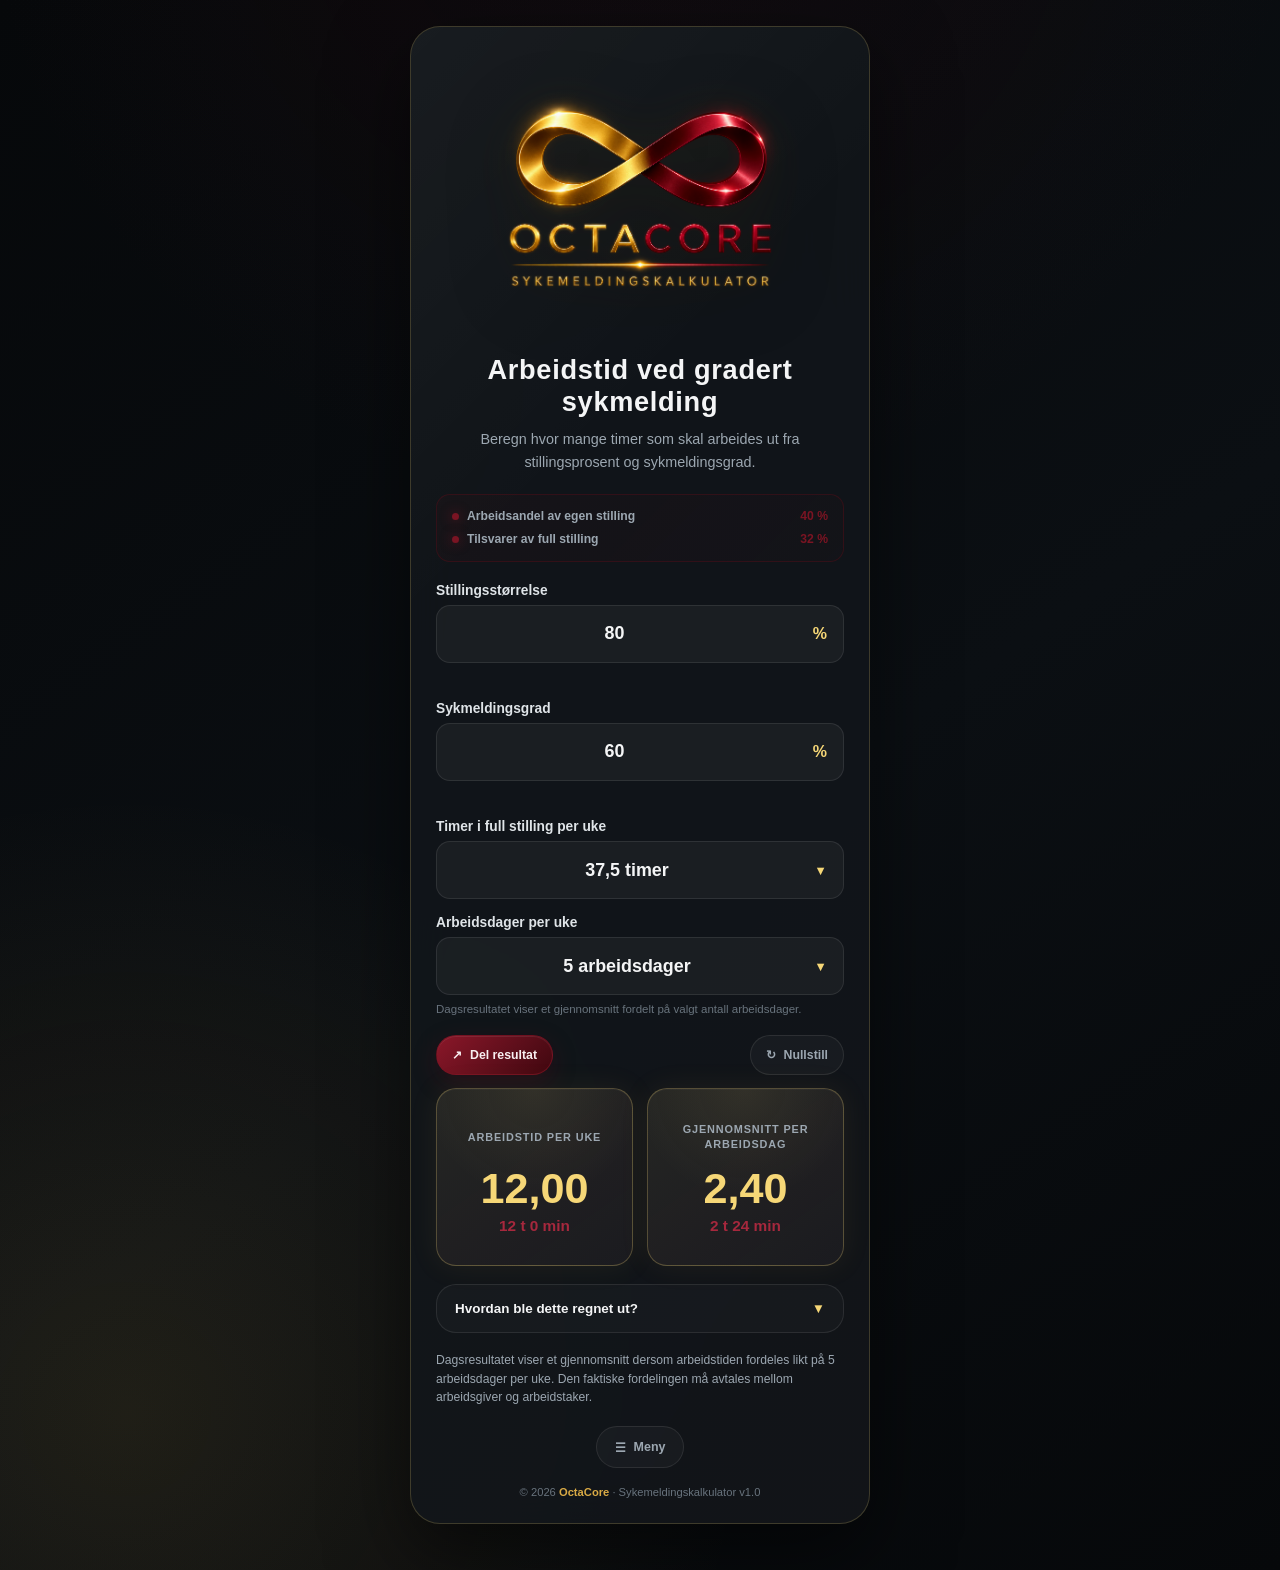
<file: index.html>
<!DOCTYPE html>
<html lang="no">
<head>
    <meta charset="UTF-8">

    <meta
        name="viewport"
        content="width=device-width, initial-scale=1.0"
    >

    <meta
        name="description"
        content="Beregn arbeidstid ved gradert sykmelding basert på stillingsprosent, sykmeldingsgrad, ukentlig arbeidstid og antall arbeidsdager."
    >

    <meta name="theme-color" content="#0a0d10">

    <meta
        name="apple-mobile-web-app-capable"
        content="yes"
    >

    <meta
        name="apple-mobile-web-app-status-bar-style"
        content="black-translucent"
    >

    <meta
        name="apple-mobile-web-app-title"
        content="Sykekalkulator"
    >

    <title>OctaCore Sykemeldingskalkulator</title>

    <link rel="manifest" href="manifest.json">

    <link
        rel="icon"
        type="image/png"
        sizes="16x16"
        href="assets/favicon-red-16.png?v=1"
    >

    <link
        rel="icon"
        type="image/png"
        sizes="32x32"
        href="assets/favicon-red-32.png?v=1"
    >

    <link
        rel="icon"
        type="image/png"
        sizes="48x48"
        href="assets/favicon-red-48.png?v=1"
    >

    <link
        rel="shortcut icon"
        href="assets/favicon-red.ico?v=1"
    >

    <link
        rel="apple-touch-icon"
        sizes="180x180"
        href="assets/apple-touch-icon-red.png?v=1"
    >
    <link rel="stylesheet" href="css/styles.css">
</head>

<body>
    <main class="app-shell">

        <section
            id="updateBanner"
            class="update-banner"
            aria-live="polite"
        >
            <div class="update-message">
                <div class="update-title">
                    En ny versjon er tilgjengelig
                </div>

                <div class="update-description">
                    Oppdater appen for å få de nyeste forbedringene.
                </div>
            </div>

            <button
                id="updateButton"
                class="update-button"
                type="button"
            >
                Oppdater nå
            </button>
        </section>

        <header class="app-header">
            <img
                class="product-logo"
                src="assets/OctaCore_Sykemeldingskalkulator_Logo_Absence_Red_Final.png"
                alt="OctaCore Sykemeldingskalkulator"
            >
        </header>

        <section class="intro">
            <h1>
                Arbeidstid ved gradert sykmelding
            </h1>

            <p>
                Beregn hvor mange timer som skal arbeides
                ut fra stillingsprosent og sykmeldingsgrad.
            </p>
        </section>

        <section
            class="percentage-summary"
            aria-label="Arbeidsandeler"
            aria-live="polite"
        >
            <div class="percentage-row">
                <span class="percentage-label">
                    <span class="percentage-dot"></span>
                    Arbeidsandel av egen stilling
                </span>

                <strong
                    id="ownPositionPercentage"
                    class="percentage-value"
                >
                    40 %
                </strong>
            </div>

            <div class="percentage-row">
                <span class="percentage-label">
                    <span class="percentage-dot"></span>
                    Tilsvarer av full stilling
                </span>

                <strong
                    id="fullPositionPercentage"
                    class="percentage-value"
                >
                    32 %
                </strong>
            </div>
        </section>

        <section
            class="form-grid"
            aria-label="Grunnlag for beregningen"
        >
            <div class="field-group">
                <label for="positionPercentage">
                    Stillingsstørrelse
                </label>

                <div class="field-wrapper">
                    <input
                        id="positionPercentage"
                        type="number"
                        min="0"
                        max="100"
                        step="0.1"
                        value="80"
                        inputmode="decimal"
                        autocomplete="off"
                        aria-describedby="positionError"
                    >

                    <span class="field-suffix">
                        %
                    </span>
                </div>

                <div
                    id="positionError"
                    class="field-error"
                    aria-live="polite"
                ></div>
            </div>

            <div class="field-group">
                <label for="sickLeavePercentage">
                    Sykmeldingsgrad
                </label>

                <div class="field-wrapper">
                    <input
                        id="sickLeavePercentage"
                        type="number"
                        min="0"
                        max="100"
                        step="0.1"
                        value="60"
                        inputmode="decimal"
                        autocomplete="off"
                        aria-describedby="sickLeaveError"
                    >

                    <span class="field-suffix">
                        %
                    </span>
                </div>

                <div
                    id="sickLeaveError"
                    class="field-error"
                    aria-live="polite"
                ></div>
            </div>

            <div class="field-group">
                <label for="fullWeekHours">
                    Timer i full stilling per uke
                </label>

                <div class="field-wrapper">
                    <select id="fullWeekHours">
                        <option value="35.5">
                            35,5 timer
                        </option>

                        <option
                            value="37.5"
                            selected
                        >
                            37,5 timer
                        </option>

                        <option value="40">
                            40 timer
                        </option>
                    </select>

                    <span class="select-arrow">
                        ▼
                    </span>
                </div>
            </div>

            <div class="field-group">
                <label for="workDays">
                    Arbeidsdager per uke
                </label>

                <div class="field-wrapper">
                    <select id="workDays">
                        <option value="1">
                            1 arbeidsdag
                        </option>

                        <option value="2">
                            2 arbeidsdager
                        </option>

                        <option value="3">
                            3 arbeidsdager
                        </option>

                        <option value="4">
                            4 arbeidsdager
                        </option>

                        <option
                            value="5"
                            selected
                        >
                            5 arbeidsdager
                        </option>

                        <option value="6">
                            6 arbeidsdager
                        </option>

                        <option value="7">
                            7 arbeidsdager
                        </option>
                    </select>

                    <span class="select-arrow">
                        ▼
                    </span>
                </div>

                <div class="field-help">
                    Dagsresultatet viser et gjennomsnitt
                    fordelt på valgt antall arbeidsdager.
                </div>
            </div>
        </section>

        <div class="action-row">
            <button
                id="shareButton"
                class="action-button share-button"
                type="button"
            >
                <span aria-hidden="true">
                    ↗
                </span>

                Del resultat
            </button>

            <button
                id="resetButton"
                class="action-button reset-button"
                type="button"
            >
                <span aria-hidden="true">
                    ↻
                </span>

                Nullstill
            </button>
        </div>

        <div
            id="installArea"
            class="install-area"
        >
            <button
                id="installButton"
                class="install-button"
                type="button"
            >
                <span aria-hidden="true">
                    ↓
                </span>

                <span id="installButtonText">
                    Installer app
                </span>
            </button>
        </div>

        <section
            class="results-grid"
            aria-label="Beregnet arbeidstid"
        >
            <article class="result-card">
                <div class="result-label">
                    Arbeidstid per uke
                </div>

                <div
                    id="weeklyResult"
                    class="result-value"
                >
                    12,00
                </div>

                <div
                    id="weeklyTime"
                    class="result-time"
                >
                    12 t 0 min
                </div>
            </article>

            <article class="result-card">
                <div
                    id="dailyResultLabel"
                    class="result-label"
                >
                    Gjennomsnitt per arbeidsdag
                </div>

                <div
                    id="dailyResult"
                    class="result-value"
                >
                    2,40
                </div>

                <div
                    id="dailyTime"
                    class="result-time"
                >
                    2 t 24 min
                </div>
            </article>
        </section>

        <section
            id="calculationPanel"
            class="calculation-panel"
        >
            <button
                id="calculationToggle"
                class="calculation-toggle"
                type="button"
                aria-expanded="false"
                aria-controls="calculationContent"
            >
                <span>
                    Hvordan ble dette regnet ut?
                </span>

                <span
                    class="toggle-icon"
                    aria-hidden="true"
                >
                    ▼
                </span>
            </button>

            <div
                id="calculationContent"
                class="calculation-content"
            >
                <div class="calculation-inner">
                    <div class="formula-box">

                        <div class="formula-row">
                            <span>
                                Arbeidsandel av egen stilling
                            </span>

                            <strong id="formulaWorkShare">
                                100 % − 60 % = 40 %
                            </strong>
                        </div>

                        <div class="formula-row">
                            <span>
                                Andel av full stilling
                            </span>

                            <strong id="formulaFullShare">
                                80 % × 40 % = 32 %
                            </strong>
                        </div>

                        <div class="formula-row">
                            <span>
                                Arbeidstid per uke
                            </span>

                            <strong id="formulaWeek">
                                37,5 t × 32 % = 12,00 t
                            </strong>
                        </div>

                        <div class="formula-row">
                            <span>
                                Gjennomsnitt per arbeidsdag
                            </span>

                            <strong
                                id="formulaDay"
                                class="formula-result"
                            >
                                12,00 t ÷ 5 = 2,40 t
                            </strong>
                        </div>

                    </div>
                </div>
            </div>
        </section>

        <p
            id="disclaimer"
            class="disclaimer"
        >
            Dagsresultatet viser et gjennomsnitt dersom
            arbeidstiden fordeles likt på fem arbeidsdager.
            Den faktiske fordelingen må avtales mellom
            arbeidsgiver og arbeidstaker.
        </p>

        <div class="more-area">
            <button
                id="moreButton"
                class="more-button"
                type="button"
            >
                <span aria-hidden="true">
                    ☰
                </span>

                Meny
            </button>
        </div>

        <footer class="copyright">
            &copy;
            <span id="year"></span>

            <strong>
                OctaCore
            </strong>

            · Sykemeldingskalkulator v1.0
        </footer>

    </main>

    <div
        id="menuBackdrop"
        class="menu-backdrop"
        role="dialog"
        aria-modal="true"
        aria-labelledby="menuTitle"
        aria-hidden="true"
    >
        <section class="menu-sheet">
            <div
                class="menu-handle"
                aria-hidden="true"
            ></div>

            <header class="menu-header">
                <div>
                    <h2
                        id="menuTitle"
                        class="menu-title"
                    >
                        OctaCore
                    </h2>

                    <p class="menu-subtitle">
                        Sykemeldingskalkulator
                    </p>

                    <p class="menu-product-version">
                        Versjon 1.0.0
                    </p>
                </div>

                <button
                    id="closeMenuButton"
                    class="menu-close"
                    type="button"
                    aria-label="Lukk menyen"
                >
                    ×
                </button>
            </header>

            <div class="menu-list">
                <button
                    id="shareAppButton"
                    class="menu-item"
                    type="button"
                >
                    <span
                        class="menu-item-icon"
                        aria-hidden="true"
                    >
                        ↗
                    </span>

                    <span class="menu-item-copy">
                        <span class="menu-item-title">
                            Del appen
                        </span>

                        <span class="menu-item-description">
                            Tips en kollega eller venn.
                        </span>
                    </span>

                    <span
                        class="menu-item-arrow"
                        aria-hidden="true"
                    >
                        ›
                    </span>
                </button>

                <button
                    id="aboutAppButton"
                    class="menu-item"
                    type="button"
                >
                    <span
                        class="menu-item-icon"
                        aria-hidden="true"
                    >
                        i
                    </span>

                    <span class="menu-item-copy">
                        <span class="menu-item-title">
                            Om appen
                        </span>

                        <span class="menu-item-description">
                            Les om formål og beregning.
                        </span>
                    </span>

                    <span
                        class="menu-item-arrow"
                        aria-hidden="true"
                    >
                        ›
                    </span>
                </button>

                <button
                    id="privacyButton"
                    class="menu-item"
                    type="button"
                >
                    <span
                        class="menu-item-icon"
                        aria-hidden="true"
                    >
                        ◇
                    </span>

                    <span class="menu-item-copy">
                        <span class="menu-item-title">
                            Personvern
                        </span>

                        <span class="menu-item-description">
                            Slik behandles opplysninger.
                        </span>
                    </span>

                    <span
                        class="menu-item-arrow"
                        aria-hidden="true"
                    >
                        ›
                    </span>
                </button>

                <button
                    id="contactButton"
                    class="menu-item"
                    type="button"
                >
                    <span
                        class="menu-item-icon"
                        aria-hidden="true"
                    >
                        ✉
                    </span>

                    <span class="menu-item-copy">
                        <span class="menu-item-title">
                            Kontakt
                        </span>

                        <span class="menu-item-description">
                            Send tilbakemelding til OctaCore.
                        </span>
                    </span>

                    <span
                        class="menu-item-arrow"
                        aria-hidden="true"
                    >
                        ›
                    </span>
                </button>

                <button
                    id="updatesButton"
                    class="menu-item"
                    type="button"
                >
                    <span
                        class="menu-item-icon"
                        aria-hidden="true"
                    >
                        ★
                    </span>

                    <span class="menu-item-copy">
                        <span class="menu-item-title">
                            Hva er nytt
                        </span>

                        <span class="menu-item-description">
                            Se nyheter og forbedringer.
                        </span>
                    </span>

                    <span
                        class="menu-item-arrow"
                        aria-hidden="true"
                    >
                        ›
                    </span>
                </button>

                <button
                    id="languageButton"
                    class="menu-item"
                    type="button"
                >
                    <span
                        class="menu-item-icon"
                        aria-hidden="true"
                    >
                        🌍
                    </span>

                    <span class="menu-item-copy">
                        <span class="menu-item-title">
                            Språk
                        </span>

                        <span class="menu-item-description">
                            Flere språk kommer senere.
                        </span>
                    </span>

                    <span class="menu-item-badge">
                        Kommer snart
                    </span>
                </button>
            </div>

            <div class="menu-version">
                Versjon 1.0.0
            </div>
        </section>
    </div>

    <div
        id="aboutBackdrop"
        class="about-backdrop"
        role="dialog"
        aria-modal="true"
        aria-labelledby="aboutTitle"
        aria-hidden="true"
    >
        <article class="about-sheet">
            <div
                class="menu-handle"
                aria-hidden="true"
            ></div>

            <div class="about-topbar">
                <button
                    id="aboutBackButton"
                    class="about-back-button"
                    type="button"
                    aria-label="Tilbake til menyen"
                >
                    <span aria-hidden="true">
                        ‹
                    </span>

                    Meny
                </button>

                <button
                    id="closeAboutButton"
                    class="about-close-button"
                    type="button"
                    aria-label="Lukk Om appen"
                >
                    ×
                </button>
            </div>

            <header class="about-hero">
                <img
                    class="about-product-logo"
                    src="assets/OctaCore_Sykemeldingskalkulator_Logo_Absence_Red_Final.png"
                    alt="OctaCore Sykemeldingskalkulator"
                >

                <h2
                    id="aboutTitle"
                    class="visually-hidden"
                >
                    OctaCore Sykemeldingskalkulator
                </h2>

                <p class="about-version">
                    Versjon 1.0.0
                </p>

                <div
                    class="about-divider"
                    aria-hidden="true"
                ></div>
            </header>

            <div class="about-content">
                <section class="about-card">
                    <h3>
                        Om appen
                    </h3>

                    <p>
                        OctaCore Sykemeldingskalkulator er
                        utviklet for å gjøre beregning av
                        arbeidstid ved gradert sykmelding
                        raskere og enklere.
                    </p>

                    <ul class="about-feature-list">
                        <li>
                            <span class="about-feature-icon">
                                %
                            </span>

                            <span>
                                Beregning basert på
                                stillingsprosent og
                                sykmeldingsgrad.
                            </span>
                        </li>

                        <li>
                            <span class="about-feature-icon">
                                t
                            </span>

                            <span>
                                Arbeidstid per uke og
                                gjennomsnitt per arbeidsdag.
                            </span>
                        </li>

                        <li>
                            <span class="about-feature-icon">
                                =
                            </span>

                            <span>
                                Tydelig forklaring av hvordan
                                resultatet er beregnet.
                            </span>
                        </li>
                    </ul>
                </section>

                <section class="about-card">
                    <h3>
                        Viktig informasjon
                    </h3>

                    <p>
                        Kalkulatoren er et hjelpeverktøy.
                        Resultatet er en matematisk beregning
                        og erstatter ikke individuelle avtaler,
                        tariffavtaler eller gjeldende regler.
                    </p>

                    <p>
                        Den faktiske fordelingen av
                        arbeidstiden må avtales mellom
                        arbeidsgiver og arbeidstaker. Ved
                        spørsmål om sykmelding, rettigheter
                        eller konkrete arbeidsforhold bør du
                        kontakte arbeidsgiver, NAV eller lege.
                    </p>
                </section>

                <section class="about-card about-card-highlight">
                    <h3>
                        Om OctaCore
                    </h3>

                    <p>
                        OctaCore utvikler digitale produkter
                        som gjør komplekse oppgaver enklere
                        å forstå og gjennomføre.
                    </p>

                    <p>
                        Produktene utvikles med fokus på
                        kvalitet, tydelighet, brukervennlighet
                        og teknologi som skaper reell verdi.
                    </p>

                    <div class="about-founder">
                        <strong>
                            Et produkt fra OctaCore
                        </strong>
                    </div>
                </section>

                <p class="about-note">
                    Beregningene i appen utføres lokalt i
                    nettleseren.
                </p>
            </div>
        </article>
    </div>

    <div
        id="privacyBackdrop"
        class="privacy-backdrop"
        role="dialog"
        aria-modal="true"
        aria-labelledby="privacyTitle"
        aria-hidden="true"
    >
        <article class="privacy-sheet">
            <div
                class="menu-handle"
                aria-hidden="true"
            ></div>

            <div class="about-topbar">
                <button
                    id="privacyBackButton"
                    class="about-back-button"
                    type="button"
                    aria-label="Tilbake til menyen"
                >
                    <span aria-hidden="true">
                        ‹
                    </span>

                    Meny
                </button>

                <button
                    id="closePrivacyButton"
                    class="about-close-button"
                    type="button"
                    aria-label="Lukk personvern"
                >
                    ×
                </button>
            </div>

            <header class="privacy-hero">
                <div
                    class="privacy-icon"
                    aria-hidden="true"
                >
                    <svg
                        viewBox="0 0 24 24"
                        fill="none"
                        xmlns="http://www.w3.org/2000/svg"
                    >
                        <path
                            d="M12 3L19 6V11C19 15.6 16.2 19.4 12 21C7.8 19.4 5 15.6 5 11V6L12 3Z"
                        />
                        <path d="M9 12L11 14L15.5 9.5" />
                    </svg>
                </div>

                <h2
                    id="privacyTitle"
                    class="privacy-title"
                >
                    Personvern i korte trekk
                </h2>

                <p class="privacy-subtitle">
                    Appen er laget for å kunne brukes uten
                    konto, registrering eller innsending av
                    personopplysninger.
                </p>

                <div
                    class="about-divider"
                    aria-hidden="true"
                ></div>
            </header>

            <div class="privacy-list">
                <section class="privacy-item">
                    <span
                        class="privacy-item-icon"
                        aria-hidden="true"
                    >
                        ✓
                    </span>

                    <div>
                        <h3>
                            Ingen innlogging
                        </h3>

                        <p>
                            Du trenger ikke å opprette konto
                            eller registrere deg for å bruke
                            kalkulatoren.
                        </p>
                    </div>
                </section>

                <section class="privacy-item">
                    <span
                        class="privacy-item-icon"
                        aria-hidden="true"
                    >
                        ✓
                    </span>

                    <div>
                        <h3>
                            Ingen personopplysninger kreves
                        </h3>

                        <p>
                            Kalkulatoren ber ikke om navn,
                            fødselsnummer, e-postadresse eller
                            andre identifiserende opplysninger.
                        </p>
                    </div>
                </section>

                <section class="privacy-item">
                    <span
                        class="privacy-item-icon"
                        aria-hidden="true"
                    >
                        ✓
                    </span>

                    <div>
                        <h3>
                            Beregningene skjer lokalt
                        </h3>

                        <p>
                            Tallene behandles direkte i
                            nettleseren på enheten din. De
                            sendes ikke til OctaCore for å
                            utføre beregningen.
                        </p>
                    </div>
                </section>

                <section class="privacy-item">
                    <span
                        class="privacy-item-icon"
                        aria-hidden="true"
                    >
                        ✓
                    </span>

                    <div>
                        <h3>
                            Lokal lagring på enheten
                        </h3>

                        <p>
                            Verdier kan lagres lokalt i
                            nettleseren slik at appen husker
                            de siste valgene dine. Denne
                            informasjonen blir på enheten din
                            og kan fjernes ved å nullstille
                            appen eller slette nettleserdata.
                        </p>
                    </div>
                </section>

                <section class="privacy-item">
                    <span
                        class="privacy-item-icon"
                        aria-hidden="true"
                    >
                        ✓
                    </span>

                    <div>
                        <h3>
                            Ingen opplysninger sendes til OctaCore
                        </h3>

                        <p>
                            Denne versjonen av appen har ingen
                            innebygd innsending av
                            kalkulatorverdier eller
                            personopplysninger til OctaCore.
                        </p>
                    </div>
                </section>
            </div>

            <section class="privacy-warning">
                <h3>
                    Ved fremtidige endringer
                </h3>

                <p>
                    Dersom appen senere får analyseverktøy,
                    skylagring, innlogging, kontaktskjema,
                    betaling eller andre tjenester som
                    behandler data, blir personvernteksten
                    oppdatert før endringene tas i bruk.
                </p>
            </section>

            <p class="privacy-footer-note">
                Sist oppdatert: versjon 1.0.0
            </p>
        </article>
    </div>

    <div
        id="contactBackdrop"
        class="contact-backdrop"
        role="dialog"
        aria-modal="true"
        aria-labelledby="contactTitle"
        aria-hidden="true"
    >
        <article class="contact-sheet">
            <div
                class="menu-handle"
                aria-hidden="true"
            ></div>

            <div class="about-topbar">
                <button
                    id="contactBackButton"
                    class="about-back-button"
                    type="button"
                    aria-label="Tilbake til menyen"
                >
                    <span aria-hidden="true">
                        ‹
                    </span>

                    Meny
                </button>

                <button
                    id="closeContactButton"
                    class="about-close-button"
                    type="button"
                    aria-label="Lukk kontakt"
                >
                    ×
                </button>
            </div>

            <header class="contact-hero">
                <div
                    class="contact-icon"
                    aria-hidden="true"
                >
                    <svg
                        viewBox="0 0 24 24"
                        fill="none"
                        xmlns="http://www.w3.org/2000/svg"
                    >
                        <rect
                            x="3.5"
                            y="5.5"
                            width="17"
                            height="13"
                            rx="2.5"
                        />
                        <path d="M5 8L12 13L19 8" />
                    </svg>
                </div>

                <h2
                    id="contactTitle"
                    class="contact-title"
                >
                    Kontakt OctaCore
                </h2>

                <p class="contact-subtitle">
                    Har du spørsmål, forslag eller
                    tilbakemeldinger til
                    Sykemeldingskalkulatoren eller OctaCore?
                </p>

                <div
                    class="about-divider"
                    aria-hidden="true"
                ></div>
            </header>

            <div class="contact-content">
                <section class="contact-card">
                    <h3>
                        Nettside
                    </h3>

                    <p>
                        Les mer om OctaCore, produktene våre
                        og hvordan vi utvikler teknologi med
                        fokus på tydelighet, kvalitet og
                        reell verdi.
                    </p>

                    <a
                        class="contact-status contact-link"
                        href="https://octacore.no"
                        target="_blank"
                        rel="noopener noreferrer"
                    >
                        <span class="contact-status-label">
                            octacore.no
                        </span>

                        <span class="contact-status-badge">
                            Besøk nettsiden
                        </span>
                    </a>
                </section>

                <section class="contact-card">
                    <h3>
                        Kontakt
                    </h3>

                    <p>
                        Send oss gjerne spørsmål, forslag
                        eller tilbakemeldinger. Vi setter
                        pris på innspill som kan gjøre
                        produktene våre bedre.
                    </p>

                    <a
                        class="contact-status contact-link"
                        href="mailto:hello@octacore.no"
                    >
                        <span class="contact-status-label">
                            hello@octacore.no
                        </span>

                        <span class="contact-status-badge">
                            Send e-post
                        </span>
                    </a>
                </section>

                <section class="contact-card contact-idea">
                    <h3>
                        Har du en idé?
                    </h3>

                    <p>
                        OctaCore utvikler digitale produkter
                        som gjør komplekse oppgaver enklere
                        å forstå og gjennomføre. Gode forslag
                        kan bli en forbedring av et
                        eksisterende produkt eller
                        utgangspunktet for noe nytt.
                    </p>
                </section>

                <p class="contact-founder">
                    <strong>
                        Et produkt fra OctaCore
                    </strong>
                </p>
            </div>
        </article>
    </div>

    <div
        id="updatesBackdrop"
        class="updates-backdrop"
        role="dialog"
        aria-modal="true"
        aria-labelledby="updatesTitle"
        aria-hidden="true"
    >
        <article class="updates-sheet">
            <div
                class="menu-handle"
                aria-hidden="true"
            ></div>

            <div class="about-topbar">
                <button
                    id="updatesBackButton"
                    class="about-back-button"
                    type="button"
                    aria-label="Tilbake til menyen"
                >
                    <span aria-hidden="true">
                        ‹
                    </span>

                    Meny
                </button>

                <button
                    id="closeUpdatesButton"
                    class="about-close-button"
                    type="button"
                    aria-label="Lukk Hva er nytt"
                >
                    ×
                </button>
            </div>

            <header class="updates-hero">
                <div
                    class="updates-icon"
                    aria-hidden="true"
                >
                    <svg
                        viewBox="0 0 24 24"
                        fill="none"
                        xmlns="http://www.w3.org/2000/svg"
                    >
                        <path
                            d="M12 3L13.4 7.6L18 9L13.4 10.4L12 15L10.6 10.4L6 9L10.6 7.6L12 3Z"
                        />
                        <path
                            d="M18.5 14L19.2 16.3L21.5 17L19.2 17.7L18.5 20L17.8 17.7L15.5 17L17.8 16.3L18.5 14Z"
                        />
                        <path
                            d="M5 13L5.6 14.9L7.5 15.5L5.6 16.1L5 18L4.4 16.1L2.5 15.5L4.4 14.9L5 13Z"
                        />
                    </svg>
                </div>

                <h2
                    id="updatesTitle"
                    class="updates-title"
                >
                    Hva er nytt
                </h2>

                <p class="updates-subtitle">
                    Her finner du nye funksjoner,
                    forbedringer og viktige endringer i
                    OctaCore Sykemeldingskalkulator.
                </p>

                <div
                    class="about-divider"
                    aria-hidden="true"
                ></div>
            </header>

            <div class="updates-content">
                <section class="updates-card release-card">
                    <div class="release-heading">
                        <div>
                            <div class="release-version">
                                Versjon 1.0.0
                            </div>

                            <div class="release-label">
                                Første lansering
                            </div>
                        </div>

                        <span class="release-badge">
                            Gjeldende
                        </span>
                    </div>

                    <ul class="release-list">
                        <li>
                            <span class="release-check">
                                ✓
                            </span>

                            <span>
                                Premium design med OctaCores
                                Absence Red-identitet.
                            </span>
                        </li>

                        <li>
                            <span class="release-check">
                                ✓
                            </span>

                            <span>
                                Beregning av arbeidstid ved
                                gradert sykmelding.
                            </span>
                        </li>

                        <li>
                            <span class="release-check">
                                ✓
                            </span>

                            <span>
                                Arbeidsandel av egen stilling
                                og tilsvarende andel av full
                                stilling.
                            </span>
                        </li>

                        <li>
                            <span class="release-check">
                                ✓
                            </span>

                            <span>
                                Installering som app med
                                PWA-støtte.
                            </span>
                        </li>

                        <li>
                            <span class="release-check">
                                ✓
                            </span>

                            <span>
                                Offline-støtte og varsling om
                                nye versjoner.
                            </span>
                        </li>

                        <li>
                            <span class="release-check">
                                ✓
                            </span>

                            <span>
                                Deling av resultat og deling
                                av selve appen.
                            </span>
                        </li>

                        <li>
                            <span class="release-check">
                                ✓
                            </span>

                            <span>
                                Premium meny med Om appen,
                                Personvern, Kontakt og Hva er
                                nytt.
                            </span>
                        </li>

                        <li>
                            <span class="release-check">
                                ✓
                            </span>

                            <span>
                                Direkte tilgang til
                                octacore.no og
                                hello@octacore.no.
                            </span>
                        </li>

                        <li>
                            <span class="release-check">
                                ✓
                            </span>

                            <span>
                                Lokal lagring av de siste
                                valgene på brukerens enhet.
                            </span>
                        </li>
                    </ul>
                </section>

                <p class="updates-note">
                    Nye versjoner og forbedringer blir lagt
                    til her etter hvert som appen utvikles.
                </p>
            </div>
        </article>
    </div>

    <div
        id="installModal"
        class="modal-backdrop"
        role="dialog"
        aria-modal="true"
        aria-labelledby="installModalTitle"
        aria-hidden="true"
    >
        <section class="install-modal">
            <header class="modal-header">
                <div>
                    <h2
                        id="installModalTitle"
                        class="modal-title"
                    >
                        Installer på iPhone eller iPad
                    </h2>

                    <p class="modal-subtitle">
                        Appen legges på Hjem-skjermen og åpnes
                        uten vanlig nettleserfelt.
                    </p>
                </div>

                <button
                    id="closeInstallModal"
                    class="modal-close"
                    type="button"
                    aria-label="Lukk installasjonsveiledningen"
                >
                    ×
                </button>
            </header>

            <ol class="install-steps">
                <li class="install-step">
                    <span class="step-number">
                        1
                    </span>

                    <span class="step-text">
                        Åpne denne siden i
                        <strong>Safari</strong>.
                    </span>
                </li>

                <li class="install-step">
                    <span class="step-number">
                        2
                    </span>

                    <span class="step-text">
                        Trykk på Del-knappen
                        <span class="share-symbol">□↑</span>
                        nederst eller øverst i Safari.
                    </span>
                </li>

                <li class="install-step">
                    <span class="step-number">
                        3
                    </span>

                    <span class="step-text">
                        Bla ned og velg
                        <strong>Legg til på Hjem-skjerm</strong>.
                    </span>
                </li>

                <li class="install-step">
                    <span class="step-number">
                        4
                    </span>

                    <span class="step-text">
                        Trykk
                        <strong>Legg til</strong>.
                    </span>
                </li>
            </ol>
        </section>
    </div>

    <div
        id="toast"
        class="toast"
        role="status"
        aria-live="polite"
    >
        Resultatet er kopiert
    </div>

    <script src="js/app.js"></script>
</body>
</html>
</file>
<file: css/styles.css>
:root {
    --background: #07090b;
    --surface: rgba(18, 22, 26, 0.94);
    --surface-light: rgba(255, 255, 255, 0.045);

    --gold: #d9aa45;
    --gold-light: #f6d777;

    --absence-red: #5b0e1a;
    --absence-red-light: #7a1423;
    --absence-red-depth: #40070f;
    --absence-red-shadow: #200305;

    --text: #f4f5f6;
    --text-muted: #9ca7b1;
    --text-dimmed: #68737d;

    --border: rgba(246, 215, 119, 0.20);
    --border-soft: rgba(255, 255, 255, 0.09);
    --border-red: rgba(91, 14, 26, 0.42);

    --danger: #ff7777;

    --radius-large: 30px;
    --radius-medium: 20px;
    --radius-small: 14px;

    --shadow:
        0 30px 80px rgba(0, 0, 0, 0.52);
}

* {
    box-sizing: border-box;
}

html {
    min-height: 100%;
    background: var(--background);
}

body {
    min-height: 100vh;
    margin: 0;
    padding: 22px;

    display: flex;
    justify-content: center;
    align-items: flex-start;

    color: var(--text);

    font-family:
        -apple-system,
        BlinkMacSystemFont,
        "Segoe UI",
        Roboto,
        Helvetica,
        Arial,
        sans-serif;

    background:
        radial-gradient(
            circle at 50% -10%,
            rgba(91, 14, 26, 0.12),
            transparent 36%
        ),
        radial-gradient(
            circle at 10% 90%,
            rgba(217, 170, 69, 0.10),
            transparent 34%
        ),
        linear-gradient(
            145deg,
            #06080a 0%,
            #0b0f13 55%,
            #06080a 100%
        );
}

body.modal-open {
    overflow: hidden;
}

button,
input,
select {
    font: inherit;
}

button {
    -webkit-tap-highlight-color: transparent;
}

.app-shell {
    width: 100%;
    max-width: 460px;
    margin: 4px auto 24px;
    padding: 25px;

    position: relative;
    overflow: hidden;

    border: 1px solid var(--border);
    border-radius: var(--radius-large);

    background: var(--surface);

    box-shadow: var(--shadow);

    backdrop-filter: blur(22px);
    -webkit-backdrop-filter: blur(22px);
}

.app-shell::before {
    content: "";

    position: absolute;
    inset: 0;

    pointer-events: none;

    background:
        linear-gradient(
            135deg,
            rgba(255, 255, 255, 0.035),
            transparent 31%
        ),
        linear-gradient(
            315deg,
            rgba(91, 14, 26, 0.025),
            transparent 40%
        );
}

.update-banner {
    margin-bottom: 20px;
    padding: 13px 14px;

    display: none;
    justify-content: space-between;
    align-items: center;
    gap: 12px;

    position: relative;
    z-index: 2;

    border: 1px solid var(--border-red);
    border-radius: 14px;

    background:
        linear-gradient(
            135deg,
            rgba(91, 14, 26, 0.14),
            rgba(91, 14, 26, 0.05)
        );

    box-shadow:
        0 10px 30px rgba(91, 14, 26, 0.09);
}

.update-banner.visible {
    display: flex;
}

.update-message {
    min-width: 0;
}

.update-title {
    margin-bottom: 3px;

    color: var(--text);

    font-size: 0.78rem;
    font-weight: 780;
}

.update-description {
    color: var(--text-muted);

    font-size: 0.69rem;
    line-height: 1.35;
}

.update-button {
    min-height: 34px;
    padding: 7px 11px;

    flex: 0 0 auto;

    border: 1px solid rgba(122, 20, 35, 0.55);
    border-radius: 999px;

    color: #06110f;

    background: var(--absence-red-light);

    font-size: 0.70rem;
    font-weight: 800;

    cursor: pointer;
}

.update-button:active {
    transform: scale(0.97);
}

.app-header {
    margin-bottom: 12px;

    position: relative;
    z-index: 1;

    text-align: center;
}




.intro {
    margin-top: 0;
    margin-bottom: 21px;

    position: relative;
    z-index: 1;

    text-align: center;
}

.intro h1 {
    max-width: 360px;
    margin: 0 auto 10px;

    font-size:
        clamp(
            1.28rem,
            5vw,
            1.7rem
        );

    font-weight: 760;
    line-height: 1.18;

    letter-spacing: 0.025em;
}

.intro p {
    max-width: 355px;
    margin: 0 auto;

    color: var(--text-muted);

    font-size: 0.9rem;
    line-height: 1.55;
}

.percentage-summary {
    margin-bottom: 21px;
    padding: 13px 15px;

    display: grid;
    gap: 7px;

    border: 1px solid var(--border-red);
    border-radius: 14px;

    background:
        linear-gradient(
            135deg,
            rgba(91, 14, 26, 0.09),
            rgba(91, 14, 26, 0.04)
        );

    position: relative;
    z-index: 1;
}

.percentage-row {
    display: flex;
    justify-content: space-between;
    align-items: center;
    gap: 14px;

    font-size: 0.76rem;
    line-height: 1.35;
}

.percentage-label {
    display: flex;
    align-items: center;
    gap: 8px;

    color: var(--text-muted);

    font-weight: 650;
}

.percentage-dot {
    width: 7px;
    height: 7px;

    flex: 0 0 auto;

    border-radius: 50%;

    background: var(--absence-red-light);

    box-shadow:
        0 0 12px rgba(122, 20, 35, 0.85);
}

.percentage-value {
    color: var(--absence-red-light);

    font-weight: 820;
    text-align: right;
}

.form-grid {
    display: grid;
    gap: 16px;

    margin-bottom: 18px;

    position: relative;
    z-index: 1;
}

.field-group label {
    display: block;

    margin-bottom: 7px;

    color: #dfe4e8;

    font-size: 0.86rem;
    font-weight: 670;
}

.field-wrapper {
    position: relative;
}

.field-wrapper input,
.field-wrapper select {
    width: 100%;
    min-height: 58px;

    border: 1px solid var(--border-soft);
    border-radius: var(--radius-small);

    outline: none;

    color: var(--text);

    background: var(--surface-light);

    font-size: 1.12rem;
    font-weight: 780;

    text-align: center;

    transition:
        border-color 0.2s ease,
        box-shadow 0.2s ease,
        background 0.2s ease;
}

.field-wrapper input {
    padding: 12px 52px 12px 16px;
}

.field-wrapper select {
    padding: 12px 42px 12px 16px;

    appearance: none;
    -webkit-appearance: none;

    cursor: pointer;
}

.field-wrapper input:hover,
.field-wrapper select:hover {
    border-color: rgba(246, 215, 119, 0.30);
}

.field-wrapper input:focus,
.field-wrapper select:focus {
    border-color: var(--absence-red-light);

    background: rgba(91, 14, 26, 0.055);

    box-shadow:
        0 0 0 4px rgba(91, 14, 26, 0.11);
}

.field-suffix,
.select-arrow {
    position: absolute;
    top: 50%;
    right: 17px;

    transform: translateY(-50%);

    color: var(--gold-light);

    font-weight: 820;

    pointer-events: none;
}

.select-arrow {
    font-size: 0.8rem;
}

.field-help {
    margin-top: 6px;

    color: var(--text-dimmed);

    font-size: 0.72rem;
    line-height: 1.4;
}

.field-error {
    min-height: 17px;
    margin-top: 5px;

    color: var(--danger);

    font-size: 0.74rem;
}

.action-row {
    margin-bottom: 13px;

    display: flex;
    justify-content: space-between;
    align-items: center;
    gap: 12px;

    position: relative;
    z-index: 1;
}

.action-button {
    min-height: 40px;
    padding: 9px 15px;

    display: inline-flex;
    justify-content: center;
    align-items: center;
    gap: 8px;

    border-radius: 999px;

    font-size: 0.77rem;
    font-weight: 740;

    cursor: pointer;

    transition:
        color 0.2s ease,
        border-color 0.2s ease,
        background 0.2s ease,
        box-shadow 0.2s ease,
        transform 0.2s ease;
}

.action-button:active {
    transform: scale(0.97);
}

.share-button {
    border: 1px solid rgba(122, 20, 35, 0.72);

    color: #f8eef0;

    background:
        linear-gradient(
            135deg,
            #8b1729 0%,
            var(--absence-red) 62%,
            var(--absence-red-depth) 100%
        );

    box-shadow:
        0 8px 24px rgba(91, 14, 26, 0.30),
        inset 0 1px 0 rgba(255, 255, 255, 0.08);
}

.share-button:hover {
    background:
        linear-gradient(
            135deg,
            #9c1c31 0%,
            #6b1020 62%,
            var(--absence-red-depth) 100%
        );

    box-shadow:
        0 10px 30px rgba(91, 14, 26, 0.38),
        inset 0 1px 0 rgba(255, 255, 255, 0.10);
}

.reset-button {
    border: 1px solid var(--border-soft);

    color: var(--text-muted);

    background: rgba(255, 255, 255, 0.03);
}

.reset-button:hover {
    color: var(--text);

    border-color: rgba(246, 215, 119, 0.35);

    background: rgba(246, 215, 119, 0.06);
}

.install-area {
    margin-bottom: 22px;

    display: none;

    position: relative;
    z-index: 1;
}

.install-area.visible {
    display: block;
}

.install-button {
    width: 100%;
    min-height: 46px;
    padding: 11px 16px;

    display: flex;
    justify-content: center;
    align-items: center;
    gap: 9px;

    border: 1px solid rgba(246, 215, 119, 0.30);
    border-radius: 14px;

    color: var(--gold-light);

    background:
        linear-gradient(
            135deg,
            rgba(217, 170, 69, 0.10),
            rgba(91, 14, 26, 0.05)
        );

    font-size: 0.79rem;
    font-weight: 760;

    cursor: pointer;

    transition:
        border-color 0.2s ease,
        background 0.2s ease,
        transform 0.2s ease;
}

.install-button:hover {
    border-color: rgba(246, 215, 119, 0.48);

    background:
        linear-gradient(
            135deg,
            rgba(217, 170, 69, 0.15),
            rgba(91, 14, 26, 0.075)
        );
}

.install-button:active {
    transform: scale(0.985);
}

.results-grid {
    display: grid;
    grid-template-columns:
        repeat(
            2,
            minmax(0, 1fr)
        );

    gap: 14px;

    margin-bottom: 18px;

    position: relative;
    z-index: 1;
}

.result-card {
    min-height: 178px;
    padding: 20px 14px;

    display: flex;
    flex-direction: column;
    justify-content: center;
    align-items: center;

    border: 1px solid rgba(246, 215, 119, 0.26);
    border-radius: var(--radius-medium);

    background:
        radial-gradient(
            circle at 50% 0%,
            rgba(246, 215, 119, 0.07),
            transparent 55%
        ),
        linear-gradient(
            145deg,
            rgba(217, 170, 69, 0.075),
            rgba(91, 14, 26, 0.05)
        ),
        rgba(24, 29, 34, 0.96);

    text-align: center;

    box-shadow:
        0 0 30px rgba(217, 170, 69, 0.08),
        inset 0 1px 0 rgba(255, 255, 255, 0.03);
}

.result-label {
    min-height: 37px;
    margin-bottom: 11px;

    display: flex;
    align-items: center;

    color: var(--text-muted);

    font-size: 0.68rem;
    font-weight: 780;
    line-height: 1.4;

    letter-spacing: 0.08em;
    text-transform: uppercase;
}

.result-value {
    margin-bottom: 7px;

    color: var(--gold-light);

    font-size:
        clamp(
            2.05rem,
            8vw,
            2.7rem
        );

    font-weight: 860;
    line-height: 1;
}

.result-time {
    color: #a6283d;

    font-size: 0.96rem;
    font-weight: 780;
}

.calculation-panel {
    margin-bottom: 18px;

    border: 1px solid var(--border-soft);
    border-radius: var(--radius-medium);

    overflow: hidden;

    background: rgba(255, 255, 255, 0.025);

    position: relative;
    z-index: 1;
}

.calculation-toggle {
    width: 100%;
    padding: 16px 18px;

    display: flex;
    justify-content: space-between;
    align-items: center;
    gap: 12px;

    border: 0;

    color: var(--text);
    background: transparent;

    font-size: 0.84rem;
    font-weight: 740;

    cursor: pointer;
    text-align: left;
}

.toggle-icon {
    color: var(--gold-light);

    transition: transform 0.25s ease;
}

.calculation-panel.open .toggle-icon {
    transform: rotate(180deg);
}

.calculation-content {
    max-height: 0;

    overflow: hidden;

    opacity: 0;

    transition:
        max-height 0.38s ease,
        opacity 0.25s ease;
}

.calculation-panel.open .calculation-content {
    max-height: 430px;
    opacity: 1;
}

.calculation-inner {
    padding: 0 18px 18px;
}

.formula-box {
    padding: 15px;

    border: 1px solid rgba(91, 14, 26, 0.19);
    border-radius: var(--radius-small);

    background: rgba(91, 14, 26, 0.045);
}

.formula-row {
    display: grid;
    grid-template-columns: 1fr auto;
    gap: 12px;

    padding: 8px 0;

    color: var(--text-muted);

    font-size: 0.79rem;
    line-height: 1.45;
}

.formula-row:not(:last-child) {
    border-bottom: 1px solid rgba(255, 255, 255, 0.06);
}

.formula-row strong {
    color: var(--text);

    font-weight: 750;
    text-align: right;
}

.formula-row .formula-result {
    color: var(--absence-red-light);
}

.disclaimer {
    margin: 0 0 19px;

    color: var(--text-muted);

    font-size: 0.76rem;
    line-height: 1.55;

    position: relative;
    z-index: 1;
}

.more-area {
    margin-bottom: 18px;

    display: flex;
    justify-content: center;

    position: relative;
    z-index: 1;
}

.more-button {
    min-height: 42px;
    padding: 9px 18px;

    display: inline-flex;
    justify-content: center;
    align-items: center;
    gap: 8px;

    border: 1px solid var(--border-soft);
    border-radius: 999px;

    color: var(--text-muted);

    background: rgba(255, 255, 255, 0.03);

    font-size: 0.78rem;
    font-weight: 740;

    cursor: pointer;

    transition:
        color 0.2s ease,
        border-color 0.2s ease,
        background 0.2s ease,
        transform 0.2s ease;
}

.more-button:hover {
    color: var(--text);

    border-color: rgba(246, 215, 119, 0.35);

    background: rgba(246, 215, 119, 0.06);
}

.more-button:active {
    transform: scale(0.97);
}

.menu-backdrop {
    padding: 18px;

    position: fixed;
    inset: 0;
    z-index: 1050;

    display: flex;
    justify-content: center;
    align-items: flex-end;

    background: rgba(0, 0, 0, 0.72);

    backdrop-filter: blur(9px);
    -webkit-backdrop-filter: blur(9px);

    opacity: 0;
    visibility: hidden;

    transition:
        opacity 0.24s ease,
        visibility 0.24s ease;
}

.menu-backdrop.visible {
    opacity: 1;
    visibility: visible;
}

.menu-sheet {
    width: 100%;
    max-width: 430px;
    padding: 12px 18px 20px;

    border: 1px solid var(--border);
    border-radius: 26px 26px 20px 20px;

    background:
        radial-gradient(
            circle at 50% 0%,
            rgba(91, 14, 26, 0.09),
            transparent 45%
        ),
        linear-gradient(
            145deg,
            rgba(27, 32, 37, 0.995),
            rgba(13, 17, 21, 0.995)
        );

    box-shadow:
        0 30px 90px rgba(0, 0, 0, 0.68);

    transform: translateY(34px);

    transition: transform 0.24s ease;
}

.menu-backdrop.visible .menu-sheet {
    transform: translateY(0);
}

.menu-handle {
    width: 42px;
    height: 4px;
    margin: 0 auto 16px;

    border-radius: 999px;

    background: rgba(255, 255, 255, 0.18);
}

.menu-header {
    margin-bottom: 15px;

    display: flex;
    justify-content: space-between;
    align-items: flex-start;
    gap: 14px;
}

.menu-title {
    margin: 0 0 4px;

    color: var(--text);

    font-size: 1.02rem;
    font-weight: 820;
}

.menu-subtitle {
    margin: 0;

    color: var(--text-muted);

    font-size: 0.75rem;
    line-height: 1.4;
}

.menu-close {
    width: 36px;
    height: 36px;

    display: grid;
    place-items: center;
    flex: 0 0 auto;

    border: 1px solid var(--border-soft);
    border-radius: 50%;

    color: var(--text-muted);
    background: rgba(255, 255, 255, 0.04);

    font-size: 1rem;
    cursor: pointer;
}

.menu-product-version {
    margin: 7px 0 0;
    padding-top: 9px;

    border-top: 1px solid rgba(217, 170, 69, 0.34);

    color: var(--gold-light);

    font-size: 0.65rem;
    font-weight: 760;
    letter-spacing: 0.04em;
}

.about-backdrop {
    padding: 18px;

    position: fixed;
    inset: 0;
    z-index: 1080;

    display: flex;
    justify-content: center;
    align-items: flex-end;

    background: rgba(0, 0, 0, 0.76);

    backdrop-filter: blur(11px);
    -webkit-backdrop-filter: blur(11px);

    opacity: 0;
    visibility: hidden;

    transition:
        opacity 0.25s ease,
        visibility 0.25s ease;
}

.about-backdrop.visible {
    opacity: 1;
    visibility: visible;
}

.about-sheet {
    width: 100%;
    max-width: 430px;
    max-height: min(88vh, 760px);
    overflow-y: auto;
    padding: 12px 18px 22px;

    border: 1px solid var(--border);
    border-radius: 26px 26px 20px 20px;

    background:
        radial-gradient(
            circle at 50% 0%,
            rgba(217, 170, 69, 0.11),
            transparent 31%
        ),
        radial-gradient(
            circle at 86% 18%,
            rgba(91, 14, 26, 0.075),
            transparent 32%
        ),
        linear-gradient(
            150deg,
            rgba(27, 32, 37, 0.997),
            rgba(12, 16, 20, 0.997)
        );

    box-shadow:
        0 34px 100px rgba(0, 0, 0, 0.72);

    transform: translateY(38px);

    transition: transform 0.25s ease;

    scrollbar-width: thin;
}

.about-backdrop.visible .about-sheet {
    transform: translateY(0);
}

.about-topbar {
    margin-bottom: 8px;

    display: flex;
    justify-content: space-between;
    align-items: center;
}

.about-back-button,
.about-close-button {
    min-width: 38px;
    height: 38px;
    padding: 0 11px;

    display: inline-flex;
    justify-content: center;
    align-items: center;
    gap: 7px;

    border: 1px solid var(--border-soft);
    border-radius: 999px;

    color: var(--text-muted);
    background: rgba(255, 255, 255, 0.035);

    font: inherit;
    font-size: 0.72rem;
    font-weight: 720;

    cursor: pointer;
}

.about-close-button {
    width: 38px;
    padding: 0;

    font-size: 1rem;
}

.about-hero {
    padding: 8px 0 20px;

    text-align: center;
}

.about-logo {
    width: 82px;
    height: 82px;

    display: block;
    margin: 0 auto 10px;
}

.about-brand {
    margin: 0;

    font-size: 1.24rem;
    font-weight: 650;
    letter-spacing: 0.20em;

    background:
        linear-gradient(
            90deg,
            var(--gold-light),
            var(--gold) 52%,
            var(--absence-red-light)
        );

    -webkit-background-clip: text;
    background-clip: text;

    color: transparent;
}

.about-product {
    margin: 8px 0 0;

    color: var(--text);

    font-size: 0.93rem;
    font-weight: 810;
}

.about-version {
    margin: 6px 0 0;

    color: var(--gold-light);

    font-size: 0.66rem;
    font-weight: 750;
    letter-spacing: 0.05em;
}

.about-divider {
    width: 82px;
    height: 1px;
    margin: 17px auto 0;

    background:
        linear-gradient(
            90deg,
            transparent,
            var(--gold),
            transparent
        );
}

.about-content {
    display: grid;
    gap: 12px;
}

.about-card {
    padding: 16px;

    border: 1px solid var(--border-soft);
    border-radius: 17px;

    background:
        linear-gradient(
            145deg,
            rgba(255, 255, 255, 0.037),
            rgba(255, 255, 255, 0.016)
        );
}

.about-card-highlight {
    border-color: rgba(217, 170, 69, 0.25);

    background:
        linear-gradient(
            145deg,
            rgba(217, 170, 69, 0.065),
            rgba(91, 14, 26, 0.025)
        );
}

.about-card h3 {
    margin: 0 0 9px;

    color: var(--text);

    font-size: 0.84rem;
    font-weight: 820;
}

.about-card p {
    margin: 0;

    color: var(--text-muted);

    font-size: 0.73rem;
    line-height: 1.62;
}

.about-card p + p {
    margin-top: 10px;
}

.about-feature-list {
    margin: 12px 0 0;
    padding: 0;

    display: grid;
    gap: 8px;

    list-style: none;
}

.about-feature-list li {
    display: grid;
    grid-template-columns: 24px 1fr;
    gap: 9px;
    align-items: start;

    color: var(--text-muted);

    font-size: 0.72rem;
    line-height: 1.45;
}

.about-feature-icon {
    width: 24px;
    height: 24px;

    display: grid;
    place-items: center;

    border: 1px solid rgba(91, 14, 26, 0.24);
    border-radius: 8px;

    color: var(--absence-red-light);
    background: rgba(91, 14, 26, 0.06);

    font-size: 0.67rem;
    font-weight: 850;
}

.about-founder {
    margin-top: 13px;
    padding-top: 13px;

    border-top: 1px solid rgba(255, 255, 255, 0.075);
}

.about-founder strong {
    display: block;

    color: var(--gold-light);

    font-size: 0.74rem;
    line-height: 1.55;
}

.about-founder span {
    display: block;

    color: var(--text-muted);

    font-size: 0.70rem;
    line-height: 1.5;
}

.about-note {
    margin: 3px 2px 0;

    color: var(--text-dimmed);

    font-size: 0.64rem;
    line-height: 1.5;
    text-align: center;
}

.privacy-backdrop {
    padding: 18px;

    position: fixed;
    inset: 0;
    z-index: 1090;

    display: flex;
    justify-content: center;
    align-items: flex-end;

    background: rgba(0, 0, 0, 0.76);

    backdrop-filter: blur(11px);
    -webkit-backdrop-filter: blur(11px);

    opacity: 0;
    visibility: hidden;

    transition:
        opacity 0.25s ease,
        visibility 0.25s ease;
}

.privacy-backdrop.visible {
    opacity: 1;
    visibility: visible;
}

.privacy-sheet {
    width: 100%;
    max-width: 430px;
    max-height: min(88vh, 760px);
    overflow-y: auto;
    padding: 12px 18px 22px;

    border: 1px solid var(--border);
    border-radius: 26px 26px 20px 20px;

    background:
        radial-gradient(
            circle at 50% 0%,
            rgba(91, 14, 26, 0.11),
            transparent 31%
        ),
        radial-gradient(
            circle at 86% 18%,
            rgba(217, 170, 69, 0.07),
            transparent 32%
        ),
        linear-gradient(
            150deg,
            rgba(27, 32, 37, 0.997),
            rgba(12, 16, 20, 0.997)
        );

    box-shadow:
        0 34px 100px rgba(0, 0, 0, 0.72);

    transform: translateY(38px);

    transition: transform 0.25s ease;

    scrollbar-width: thin;
}

.privacy-backdrop.visible .privacy-sheet {
    transform: translateY(0);
}

.privacy-hero {
    padding: 8px 0 20px;

    text-align: center;
}

.privacy-icon {
    width: 72px;
    height: 72px;
    margin: 0 auto 12px;

    display: grid;
    place-items: center;

    border: 1px solid rgba(91, 14, 26, 0.30);
    border-radius: 22px;

    color: var(--absence-red-light);
    background:
        linear-gradient(
            145deg,
            rgba(91, 14, 26, 0.11),
            rgba(217, 170, 69, 0.035)
        );

    box-shadow:
        inset 0 1px 0 rgba(255, 255, 255, 0.05);

    font-size: 1.35rem;
    font-weight: 850;
}

.privacy-icon svg,
.contact-icon svg,
.updates-icon svg {
    width: 30px;
    height: 30px;

    stroke: currentColor;
    stroke-width: 1.7;
    stroke-linecap: round;
    stroke-linejoin: round;
}

.privacy-title {
    margin: 0;

    color: var(--text);

    font-size: 1.05rem;
    font-weight: 840;
}

.privacy-subtitle {
    margin: 7px auto 0;
    max-width: 310px;

    color: var(--text-muted);

    font-size: 0.72rem;
    line-height: 1.5;
}

.privacy-list {
    display: grid;
    gap: 10px;
}

.privacy-item {
    padding: 14px;

    display: grid;
    grid-template-columns: 34px 1fr;
    gap: 11px;
    align-items: start;

    border: 1px solid var(--border-soft);
    border-radius: 15px;

    background:
        linear-gradient(
            145deg,
            rgba(255, 255, 255, 0.035),
            rgba(255, 255, 255, 0.015)
        );
}

.privacy-item-icon {
    width: 34px;
    height: 34px;

    display: grid;
    place-items: center;

    border: 1px solid rgba(91, 14, 26, 0.25);
    border-radius: 11px;

    color: var(--absence-red-light);
    background: rgba(91, 14, 26, 0.06);

    font-size: 0.78rem;
    font-weight: 850;
}

.privacy-item h3 {
    margin: 0 0 4px;

    color: var(--text);

    font-size: 0.78rem;
    font-weight: 810;
}

.privacy-item p {
    margin: 0;

    color: var(--text-muted);

    font-size: 0.70rem;
    line-height: 1.52;
}

.privacy-warning {
    margin-top: 12px;
    padding: 15px;

    border: 1px solid rgba(217, 170, 69, 0.24);
    border-radius: 16px;

    background:
        linear-gradient(
            145deg,
            rgba(217, 170, 69, 0.07),
            rgba(255, 255, 255, 0.018)
        );
}

.privacy-warning h3 {
    margin: 0 0 7px;

    color: var(--gold-light);

    font-size: 0.76rem;
    font-weight: 820;
}

.privacy-warning p {
    margin: 0;

    color: var(--text-muted);

    font-size: 0.69rem;
    line-height: 1.55;
}

.privacy-footer-note {
    margin: 14px 2px 0;

    color: var(--text-dimmed);

    font-size: 0.64rem;
    line-height: 1.5;
    text-align: center;
}


.contact-backdrop,
.updates-backdrop {
    padding: 18px;

    position: fixed;
    inset: 0;
    z-index: 1100;

    display: flex;
    justify-content: center;
    align-items: flex-end;

    background: rgba(0, 0, 0, 0.76);

    backdrop-filter: blur(11px);
    -webkit-backdrop-filter: blur(11px);

    opacity: 0;
    visibility: hidden;

    transition:
        opacity 0.25s ease,
        visibility 0.25s ease;
}

.contact-backdrop.visible,
.updates-backdrop.visible {
    opacity: 1;
    visibility: visible;
}

.contact-sheet,
.updates-sheet {
    width: 100%;
    max-width: 430px;
    max-height: min(88vh, 760px);
    overflow-y: auto;
    padding: 12px 18px 22px;

    border: 1px solid var(--border);
    border-radius: 26px 26px 20px 20px;

    background:
        radial-gradient(
            circle at 50% 0%,
            rgba(217, 170, 69, 0.10),
            transparent 31%
        ),
        radial-gradient(
            circle at 88% 18%,
            rgba(91, 14, 26, 0.075),
            transparent 32%
        ),
        linear-gradient(
            150deg,
            rgba(27, 32, 37, 0.997),
            rgba(12, 16, 20, 0.997)
        );

    box-shadow:
        0 34px 100px rgba(0, 0, 0, 0.72);

    transform: translateY(38px);

    transition: transform 0.25s ease;

    scrollbar-width: thin;
}

.contact-backdrop.visible .contact-sheet,
.updates-backdrop.visible .updates-sheet {
    transform: translateY(0);
}

.contact-hero,
.updates-hero {
    padding: 8px 0 20px;

    text-align: center;
}

.contact-icon,
.updates-icon {
    width: 72px;
    height: 72px;
    margin: 0 auto 12px;

    display: grid;
    place-items: center;

    border: 1px solid rgba(217, 170, 69, 0.28);
    border-radius: 22px;

    color: var(--gold-light);
    background:
        linear-gradient(
            145deg,
            rgba(217, 170, 69, 0.10),
            rgba(91, 14, 26, 0.045)
        );

    font-size: 1.32rem;
    font-weight: 850;
}

.contact-title,
.updates-title {
    margin: 0;

    color: var(--text);

    font-size: 1.05rem;
    font-weight: 840;
}

.contact-subtitle,
.updates-subtitle {
    margin: 7px auto 0;
    max-width: 325px;

    color: var(--text-muted);

    font-size: 0.72rem;
    line-height: 1.55;
}

.contact-content,
.updates-content {
    display: grid;
    gap: 12px;
}

.contact-card,
.updates-card {
    padding: 16px;

    border: 1px solid var(--border-soft);
    border-radius: 17px;

    background:
        linear-gradient(
            145deg,
            rgba(255, 255, 255, 0.037),
            rgba(255, 255, 255, 0.016)
        );
}

.contact-card h3,
.updates-card h3 {
    margin: 0 0 7px;

    color: var(--text);

    font-size: 0.82rem;
    font-weight: 820;
}

.contact-card p,
.updates-card p {
    margin: 0;

    color: var(--text-muted);

    font-size: 0.71rem;
    line-height: 1.58;
}

.contact-status {
    margin-top: 12px;
    padding: 10px 12px;

    display: flex;
    justify-content: space-between;
    align-items: center;
    gap: 12px;

    border: 1px solid rgba(217, 170, 69, 0.20);
    border-radius: 13px;

    background: rgba(217, 170, 69, 0.045);
}

.contact-link {
    text-decoration: none;

    transition:
        border-color 180ms ease,
        background 180ms ease,
        transform 180ms ease;
}

.contact-link:hover {
    border-color: var(--border-red);
    background: rgba(91, 14, 26, 0.10);
    transform: translateY(-1px);
}

.contact-link:focus-visible {
    outline: 2px solid var(--absence-red-light);
    outline-offset: 3px;
}

.contact-status-label {
    color: var(--text);

    font-size: 0.72rem;
    font-weight: 760;
}

.contact-status-badge {
    padding: 4px 8px;

    border: 1px solid rgba(246, 215, 119, 0.22);
    border-radius: 999px;

    color: var(--gold-light);
    background: rgba(217, 170, 69, 0.07);

    font-size: 0.61rem;
    font-weight: 760;
    white-space: nowrap;
}

.contact-idea {
    border-color: rgba(91, 14, 26, 0.24);

    background:
        linear-gradient(
            145deg,
            rgba(91, 14, 26, 0.06),
            rgba(255, 255, 255, 0.016)
        );
}

.contact-founder {
    padding-top: 2px;

    color: var(--text-dimmed);

    font-size: 0.65rem;
    line-height: 1.55;
    text-align: center;
}

.contact-founder strong {
    color: var(--gold-light);
}

.release-card {
    position: relative;

    overflow: hidden;
}

.release-card::before {
    content: "";

    width: 3px;

    position: absolute;
    inset: 0 auto 0 0;

    background:
        linear-gradient(
            180deg,
            var(--gold),
            var(--absence-red-light)
        );
}

.release-heading {
    margin-bottom: 12px;

    display: flex;
    justify-content: space-between;
    align-items: flex-start;
    gap: 12px;
}

.release-version {
    color: var(--gold-light);

    font-size: 0.76rem;
    font-weight: 840;
}

.release-label {
    margin-top: 3px;

    color: var(--text-muted);

    font-size: 0.67rem;
}

.release-badge {
    padding: 4px 8px;

    border: 1px solid rgba(91, 14, 26, 0.24);
    border-radius: 999px;

    color: var(--absence-red-light);
    background: rgba(91, 14, 26, 0.06);

    font-size: 0.60rem;
    font-weight: 770;
    white-space: nowrap;
}

.release-list {
    margin: 0;
    padding: 0;

    display: grid;
    gap: 8px;

    list-style: none;
}

.release-list li {
    display: grid;
    grid-template-columns: 22px 1fr;
    gap: 9px;
    align-items: start;

    color: var(--text-muted);

    font-size: 0.70rem;
    line-height: 1.45;
}

.release-check {
    width: 22px;
    height: 22px;

    display: grid;
    place-items: center;

    border: 1px solid rgba(91, 14, 26, 0.22);
    border-radius: 7px;

    color: var(--absence-red-light);
    background: rgba(91, 14, 26, 0.055);

    font-size: 0.63rem;
    font-weight: 850;
}

.updates-note {
    color: var(--text-dimmed);

    font-size: 0.64rem;
    line-height: 1.5;
    text-align: center;
}

.menu-list {
    display: grid;
    gap: 10px;
}

.menu-item {
    width: 100%;
    min-height: 58px;
    padding: 12px 14px;

    display: grid;
    grid-template-columns: 38px 1fr auto;
    gap: 12px;
    align-items: center;

    border: 1px solid var(--border-soft);
    border-radius: 15px;

    color: var(--text);
    background: rgba(255, 255, 255, 0.03);

    text-align: left;
    cursor: pointer;

    transition:
        border-color 0.2s ease,
        background 0.2s ease,
        transform 0.2s ease;
}

.menu-item:hover {
    border-color: rgba(91, 14, 26, 0.32);
    background: rgba(91, 14, 26, 0.05);
}

.menu-item:active {
    transform: scale(0.985);
}

.menu-item-icon {
    width: 38px;
    height: 38px;

    display: grid;
    place-items: center;

    border: 1px solid rgba(91, 14, 26, 0.26);
    border-radius: 12px;

    color: var(--absence-red-light);
    background: rgba(91, 14, 26, 0.065);

    font-size: 0.98rem;
}

.menu-item-copy {
    min-width: 0;
}

.menu-item-title {
    display: block;
    margin-bottom: 3px;

    color: var(--text);

    font-size: 0.82rem;
    font-weight: 780;
}

.menu-item-description {
    display: block;

    color: var(--text-muted);

    font-size: 0.70rem;
    line-height: 1.35;
}

.menu-item-arrow {
    color: var(--gold-light);

    font-size: 0.82rem;
}

.menu-item-badge {
    padding: 4px 8px;

    border: 1px solid rgba(246, 215, 119, 0.22);
    border-radius: 999px;

    color: var(--gold-light);
    background: rgba(217, 170, 69, 0.07);

    font-size: 0.62rem;
    font-weight: 760;
}

.menu-version {
    margin-top: 14px;

    color: var(--text-dimmed);

    font-size: 0.68rem;
    text-align: center;
}

.copyright {
    color: var(--text-dimmed);

    font-size: 0.7rem;
    text-align: center;

    position: relative;
    z-index: 1;
}

.copyright strong {
    color: var(--gold);

    font-weight: 680;
}

.toast {
    max-width: calc(100% - 36px);
    padding: 11px 16px;

    position: fixed;
    left: 50%;
    bottom: 24px;
    z-index: 1100;

    transform: translate(-50%, 24px);

    border: 1px solid var(--border-red);
    border-radius: 999px;

    color: var(--text);

    background: rgba(7, 18, 36, 0.97);

    box-shadow:
        0 14px 40px rgba(0, 0, 0, 0.45),
        0 0 24px rgba(91, 14, 26, 0.11);

    font-size: 0.8rem;
    font-weight: 720;
    text-align: center;

    opacity: 0;
    visibility: hidden;

    pointer-events: none;

    transition:
        opacity 0.22s ease,
        transform 0.22s ease,
        visibility 0.22s ease;
}

.toast.visible {
    transform: translate(-50%, 0);

    opacity: 1;
    visibility: visible;
}

.modal-backdrop {
    padding: 18px;

    position: fixed;
    inset: 0;
    z-index: 1000;

    display: flex;
    justify-content: center;
    align-items: flex-end;

    background: rgba(0, 0, 0, 0.70);

    backdrop-filter: blur(8px);
    -webkit-backdrop-filter: blur(8px);

    opacity: 0;
    visibility: hidden;

    transition:
        opacity 0.22s ease,
        visibility 0.22s ease;
}

.modal-backdrop.visible {
    opacity: 1;
    visibility: visible;
}

.install-modal {
    width: 100%;
    max-width: 420px;
    padding: 22px;

    border: 1px solid var(--border);
    border-radius: 24px;

    background:
        linear-gradient(
            145deg,
            rgba(28, 33, 38, 0.99),
            rgba(15, 19, 23, 0.99)
        );

    box-shadow:
        0 30px 80px rgba(0, 0, 0, 0.60);

    transform: translateY(28px);

    transition: transform 0.22s ease;
}

.modal-backdrop.visible .install-modal {
    transform: translateY(0);
}

.modal-header {
    margin-bottom: 18px;

    display: flex;
    justify-content: space-between;
    align-items: flex-start;
    gap: 16px;
}

.modal-title {
    margin: 0 0 5px;

    font-size: 1.05rem;
    font-weight: 800;
}

.modal-subtitle {
    margin: 0;

    color: var(--text-muted);

    font-size: 0.78rem;
    line-height: 1.45;
}

.modal-close {
    width: 34px;
    height: 34px;

    display: grid;
    place-items: center;
    flex: 0 0 auto;

    border: 1px solid var(--border-soft);
    border-radius: 50%;

    color: var(--text-muted);
    background: rgba(255, 255, 255, 0.04);

    font-size: 1rem;

    cursor: pointer;
}

.install-steps {
    margin: 0;
    padding: 0;

    display: grid;
    gap: 12px;

    list-style: none;
}

.install-step {
    padding: 13px;

    display: grid;
    grid-template-columns: 30px 1fr;
    gap: 11px;
    align-items: flex-start;

    border: 1px solid var(--border-soft);
    border-radius: 14px;

    background: rgba(255, 255, 255, 0.03);
}

.step-number {
    width: 30px;
    height: 30px;

    display: grid;
    place-items: center;

    border: 1px solid var(--border-red);
    border-radius: 50%;

    color: var(--absence-red-light);

    background: rgba(91, 14, 26, 0.075);

    font-size: 0.75rem;
    font-weight: 850;
}

.step-text {
    color: var(--text-muted);

    font-size: 0.80rem;
    line-height: 1.45;
}

.step-text strong {
    color: var(--text);
}

.share-symbol {
    display: inline-block;

    color: var(--absence-red-light);

    font-size: 1.05em;
    font-weight: 850;
}

@media (max-width: 480px) {
    body {
        padding: 12px;
    }

    .app-shell {
        margin-top: 0;
        padding: 22px 18px;

        border-radius: 23px;
    }



}

@media (max-width: 365px) {
    .results-grid {
        grid-template-columns: 1fr;
    }

    .result-card {
        min-height: 145px;
    }

    .percentage-row {
        align-items: flex-start;
        flex-direction: column;
        gap: 3px;
    }

    .percentage-value {
        padding-left: 15px;
        text-align: left;
    }

    .action-row {
        align-items: stretch;
        flex-direction: column;
    }

    .action-button {
        width: 100%;
    }

    .share-button {
        order: 1;
    }

    .reset-button {
        order: 2;
    }

    .update-banner {
        align-items: stretch;
        flex-direction: column;
    }

    .update-button {
        width: 100%;
    }
}

@media (min-width: 600px) {
    .modal-backdrop {
        align-items: center;
    }
}

@media (prefers-reduced-motion: reduce) {
    *,
    *::before,
    *::after {
        animation: none !important;
        transition: none !important;
        scroll-behavior: auto !important;
    }
}

.product-logo {
    width: min(100%, 290px);
    height: auto;
    display: block;
    margin: 0 auto 2px;
    object-fit: contain;
    filter:
        drop-shadow(0 14px 34px rgba(0, 0, 0, 0.34))
        drop-shadow(0 0 24px rgba(217, 170, 69, 0.08));
}

.about-product-logo {
    width: min(100%, 250px);
    height: auto;
    display: block;
    margin: 0 auto 14px;
    object-fit: contain;
    filter:
        drop-shadow(0 12px 30px rgba(0, 0, 0, 0.32))
        drop-shadow(0 0 22px rgba(91, 14, 26, 0.08));
}

.visually-hidden {
    position: absolute !important;
    width: 1px !important;
    height: 1px !important;
    padding: 0 !important;
    margin: -1px !important;
    overflow: hidden !important;
    clip: rect(0, 0, 0, 0) !important;
    white-space: nowrap !important;
    border: 0 !important;
}

@media (max-width: 520px) {
    .product-logo {
        width: min(100%, 250px);
    }

    .about-product-logo {
        width: min(100%, 220px);
    }
}
</file>
